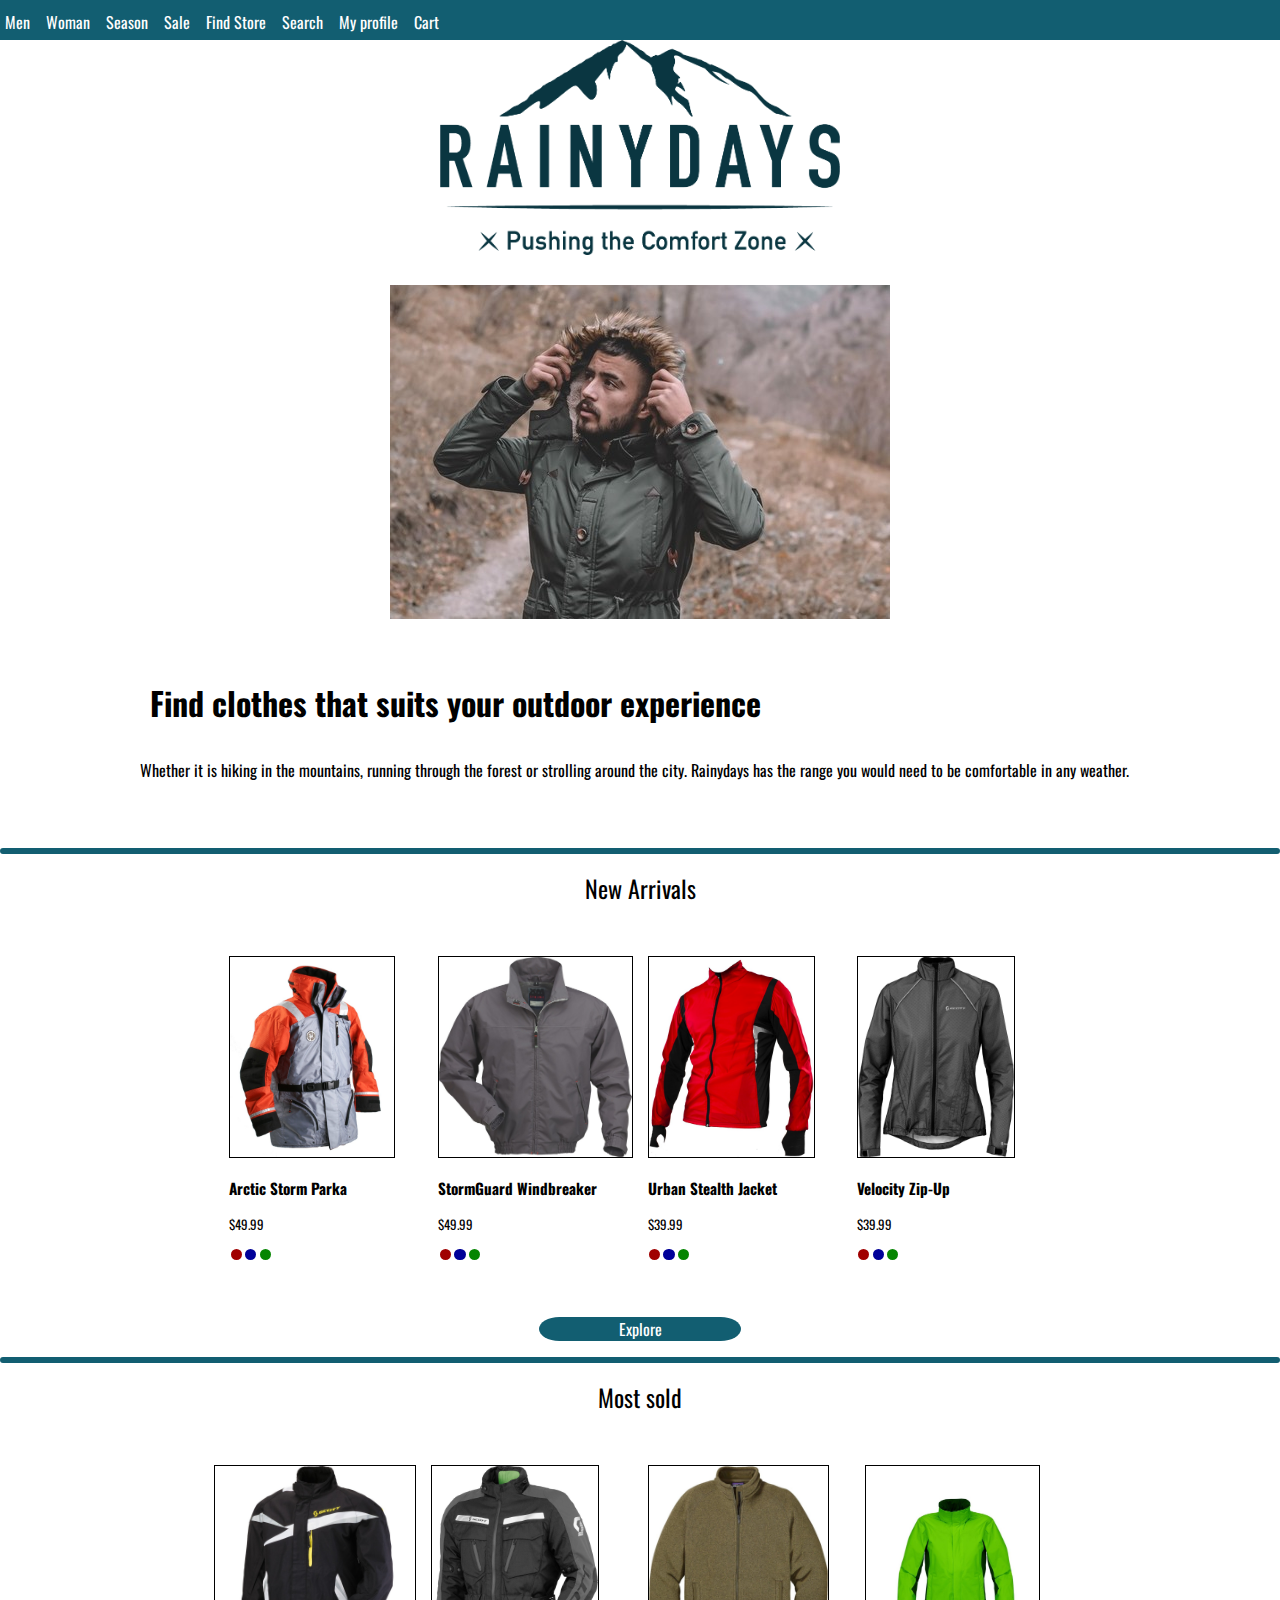
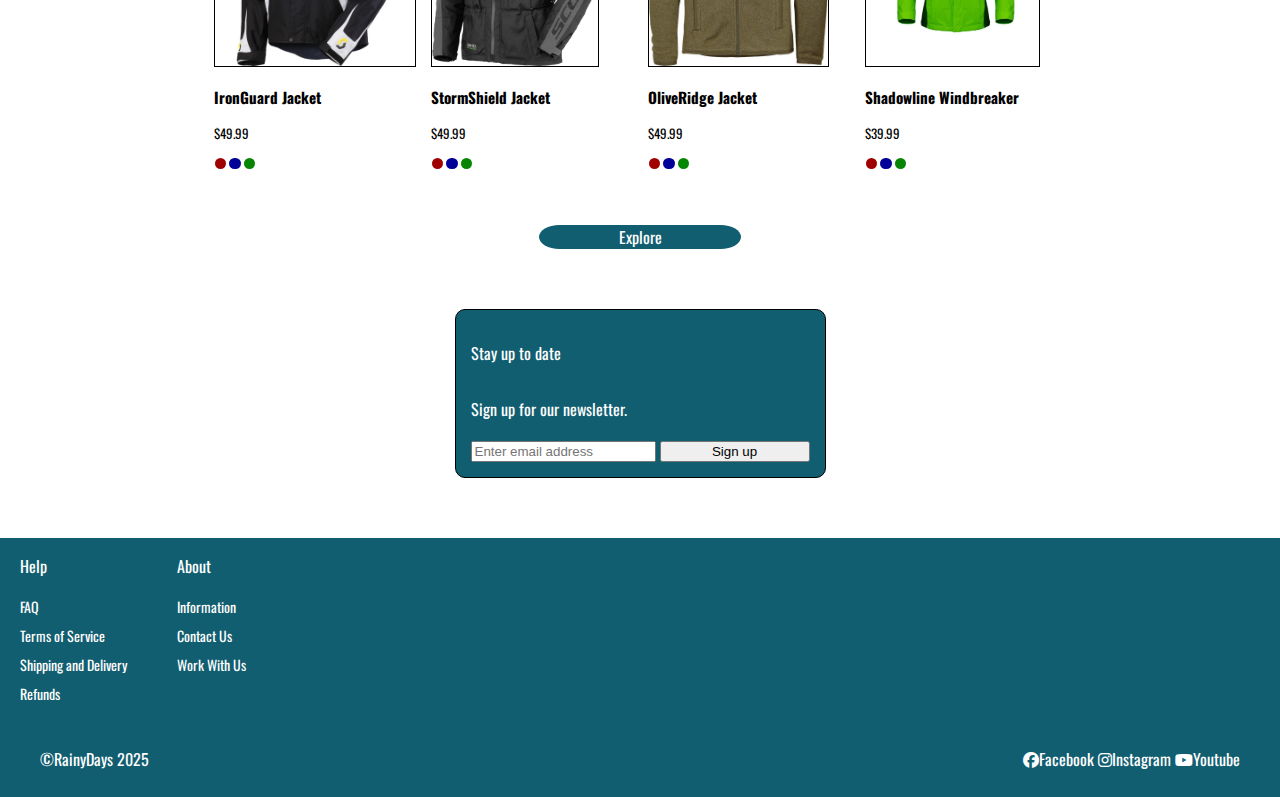
<file: index.html>
<!DOCTYPE html>
<html lang="en">
<head>
    <meta charset="UTF-8">
    <meta name="viewport" content="width=device-width, initial-scale=1.0">
    <meta name="description" content="RainyDays official website">
    <title>RainyDays Homepage</title>
    <link rel="apple-touch-icon" sizes="180x180" href="favicon-io/apple-touch-icon.png">
    <link rel="icon" type="image/png" sizes="32x32" href="favicon-io/favicon-32x32.png">
    <link rel="icon" type="image/png" sizes="16x16" href="favicon-io/favicon-16x16.png">
    <link rel="preconnect" href="https://fonts.googleapis.com">
    <link rel="preconnect" href="https://fonts.gstatic.com" crossorigin>
    <link href="https://fonts.googleapis.com/css2?family=Oswald&display=swap" rel="stylesheet">
    <link rel="stylesheet" href="css/styles.css">
    <link rel="stylesheet" href="css/media.css">
    <link rel="stylesheet" href="css/product.css">
    <link rel="stylesheet" href="css/imports/links.css">
    <link rel="stylesheet" href="css/imports/variable.css">
    <link rel="stylesheet" href="https://cdnjs.cloudflare.com/ajax/libs/font-awesome/6.7.2/css/all.min.css" integrity="sha512-Evv84Mr4kqVGRNSgIGL/F/aIDqQb7xQ2vcrdIwxfjThSH8CSR7PBEakCr51Ck+w+/U6swU2Im1vVX0SVk9ABhg==" crossorigin="anonymous" referrerpolicy="no-referrer">
</head>
<body>
    <header>
      <input type="checkbox" id="menu-checkbox">
      <label for="menu-checkbox" class="hamburger-icon"><i class="fa fa-bars"></i></label>
        <nav> 
            <a href="product.html">Men</a>
            <a href="product.html">Woman</a>
            <a href="product.html">Season</a>
            <a href="product.html">Sale</a>
            <a href="temporary.html">Find Store</a>
            <a href="temporary.html">Search</a>
            <a href="temporary.html">My profile</a>
            <a href="cart.html">Cart</a>
        </nav>
    </header>
    <div class="front-page-container">
    <img src="images/RainyDays_Logo.png" alt="RainyDays logo, a picture of a mountain with the text pushing the comfort zone underneath" class="logo">
    <div class="front-page">
        <img src="images/3.1.jpg" alt="Man pulling a hood over his head, standing in a forest in the fall">
    </div>    
        <div class="front-page-text">
            <h1>Find clothes that suits your outdoor experience</h1>
            <p>Whether it is hiking in the mountains, running through the forest or strolling around the city. Rainydays has the range you would need to be comfortable in any weather.</p>      
        </div> 
    </div>
    <div class="divider"></div>
        <h2 class="overhead-text">New Arrivals</h2>
        <div class="first-row">
            <div class="first-row-text">
                <a href="product.html">
                <img src="images/RainyDays_Jacket1.jpg" alt="Grey waterproof jacket with orange details"></a>
                <div class="first">
                <h3>Arctic Storm Parka</h3>
                <p>$49.99</p>
                <div class="colors">
                    <div class="color1"></div>
                    <div class="color2"></div>
                    <div class="color3"></div>
                </div>
                </div>
            </div>
            <div class="first-row-text">
                <a href="product.html">
                <img src="images/RainyDays_Jacket5.jpg" alt="Grey wind/waterproof jacket with a high collar"></a>
                <h3>StormGuard Windbreaker</h3>
                <p>$49.99</p>
                <div class="colors">
                    <div class="color1"></div>
                    <div class="color2"></div>
                    <div class="color3"></div>
                </div>
            </div>
            <div class="first-row-text">
                <a href="product.html">
                <img src="images/RainyDays_Jacket3.jpg" alt="Red lightweight windproof jacket with black details"></a>
                <h3>Urban Stealth Jacket</h3>
                <p>$39.99</p>
                <div class="colors">
                    <div class="color1"></div>
                    <div class="color2"></div>
                    <div class="color3"></div>
                </div>
            </div>
            <div class="first-row-text">
                <a href="product.html">
                <img src="images/RainyDays_Jacket2.jpg" alt="Grey lightweight waterproof jacket with a mesh finish"></a>
                <h3>Velocity Zip-Up</h3>
                <p>$39.99</p>
                <div class="colors">
                    <div class="color1"></div>
                    <div class="color2"></div>
                    <div class="color3"></div>
                </div>
            </div>
        </div>
        <div class="button">
            <a href="product.html" class="explore-btn">Explore</a>
        </div> 
        <div class="divider"></div>
        <h2 class="overhead-text">Most sold</h2>
        <div class=" second-row">
            <div>
                <a href="product.html">
                <img src="images/RainyDays_Jacket4.jpg" alt="Black windproof jacket with white details"></a>
                <h3>IronGuard Jacket</h3>
                <p>$49.99</p>
                <div class="colors">
                    <div class="color1"></div>
                    <div class="color2"></div>
                    <div class="color3"></div>
                </div>
            </div>
            <div>
                <a href="product.html">
                <img src="images/RainyDays_Jacket6.jpg" alt="Black/Grey windproof jacket with four pockets"></a>
                <h3>StormShield Jacket</h3>
                <p>$49.99</p>
                <div class="colors">
                    <div class="color1"></div>
                    <div class="color2"></div>
                    <div class="color3"></div>
                </div>
            </div>
            <div>
                <a href="product.html">
                <img src="images/RainyDays_Jacket7.jpg" alt="Olive colored windresistant wool jacket"></a>
                <h3>OliveRidge Jacket</h3>
                <p>$49.99</p>
                <div class="colors">
                    <div class="color1"></div>
                    <div class="color2"></div>
                    <div class="color3"></div>
                </div>
            </div>
            <div class="first-row-text">
                <a href="product-detail.html">
                <img src="images/Shadowline_Windbreaker2.jpg" alt="Bright green water/windproof jacket"></a>
                <h3>Shadowline Windbreaker</h3>
                <p>$39.99</p>
                <div class="colors">
                    <div class="color1"></div>
                    <div class="color2"></div>
                    <div class="color3"></div>
                </div>
            </div>
        </div>
        <div class="button">
            <a href="product.html" class="explore-btn">Explore</a>
        </div> 
        <div class="newsletter-container">
            <div class="newsletter">
                <p>Stay up to date</p>
                <p>Sign up for our newsletter.</p>
                
                <form class="newsletter-form">
                    <label for="enter email address"><input type="email" placeholder="Enter email address"></label>
                    <button type="submit">Sign up</button>
                </form>
            </div>
        </div>
</body>
<footer class="footer">
        <div class="footer-container">
            <div class="footer-links">
                <div class="footer-section">
                    <p>Help</p>
                    <ul>
                        <li><a href="temporary.html">FAQ</a></li>
                        <li><a href="temporary.html">Terms of Service</a></li>
                        <li><a href="temporary.html">Shipping and Delivery</a></li>
                        <li><a href="temporary.html">Refunds</a></li>
                    </ul>
                </div>
                <div class="footer-section">
                    <p>About</p>
                    <ul>
                        <li><a href="temporary.html">Information</a></li>
                        <li><a href="temporary.html">Contact Us</a></li>
                        <li><a href="temporary.html">Work With Us</a></li>
                    </ul>
                </div>
            </div>
        </div>
        <div class="footer-bottom">
            <p>&#169;RainyDays 2025</p>
            <div class="social-icons">
              <a href="https://www.facebook.com/"><i class="fa-brands fa-facebook"></i>Facebook</a>
              <a href="https://www.instagram.com/"><i class="fa-brands fa-instagram"></i>Instagram</a>
              <a href="https://www.youtube.com/"><i class="fa-brands fa-youtube"></i>Youtube</a>
            </div>
        </div>
</footer>
</html>
</file>
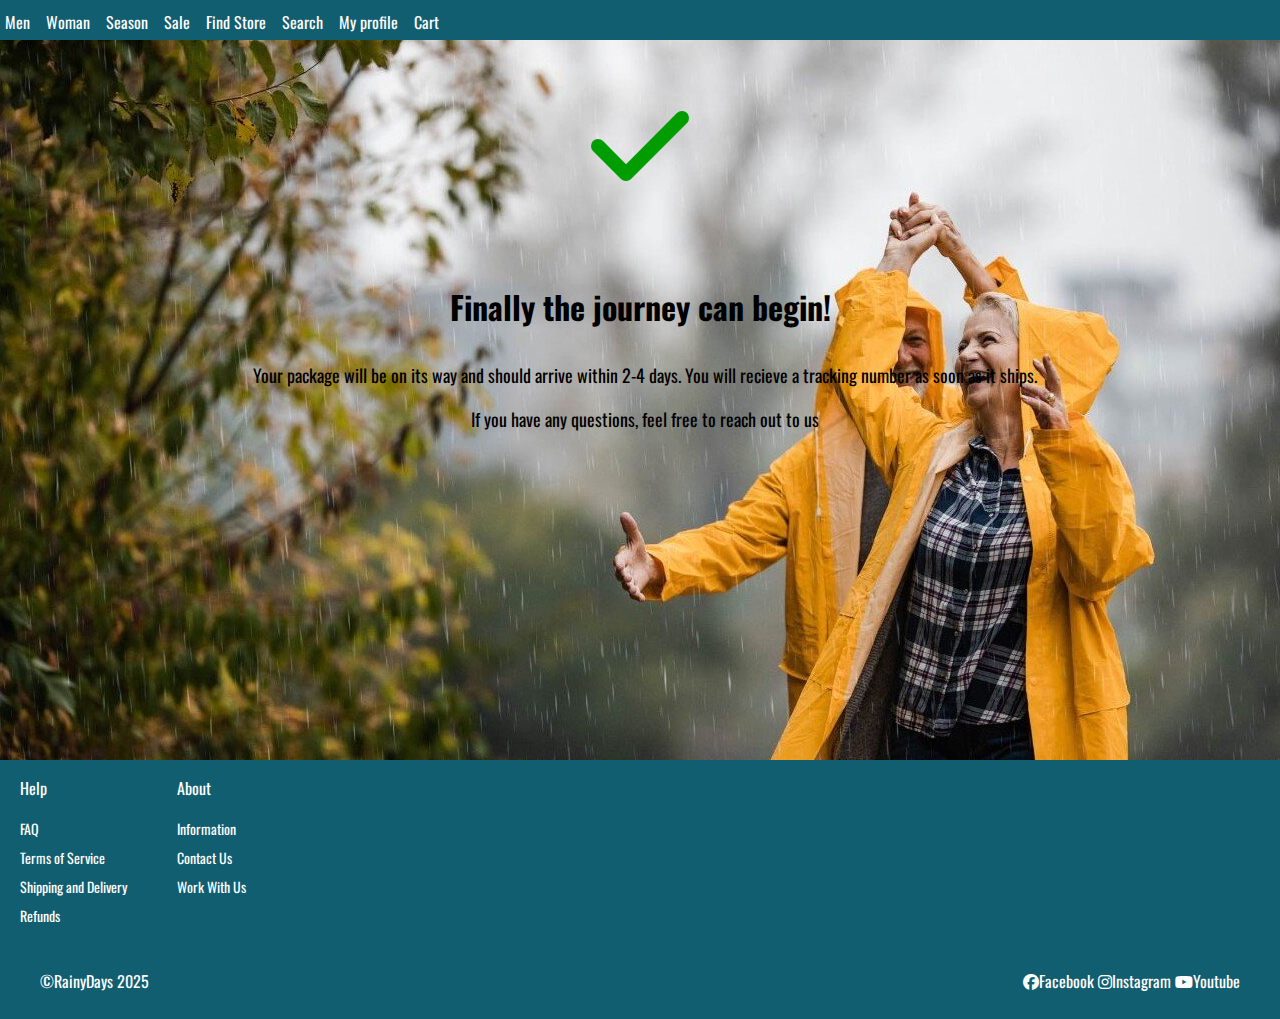
<file: confirmation-page.html>
<!DOCTYPE html>
<html lang="en">
<head>
    <meta charset="UTF-8">
    <meta name="viewport" content="width=device-width, initial-scale=1.0">
    <meta name="description" content="Payment confirmation page">
    <title>Confirmation Page</title>
    <link rel="apple-touch-icon" sizes="180x180" href="favicon-io/apple-touch-icon.png">
    <link rel="icon" type="image/png" sizes="32x32" href="favicon-io/favicon-32x32.png">
    <link rel="icon" type="image/png" sizes="16x16" href="favicon-io/favicon-16x16.png">
    <link rel="preconnect" href="https://fonts.googleapis.com">
    <link rel="preconnect" href="https://fonts.gstatic.com" crossorigin>
    <link href="https://fonts.googleapis.com/css2?family=Oswald&display=swap" rel="stylesheet">
    <link rel="stylesheet" href="css/styles.css">
    <link rel="stylesheet" href="css/media.css">
    <link rel="stylesheet" href="css/product.css">
    <link rel="stylesheet" href="css/imports/links.css">
    <link rel="stylesheet" href="css/imports/variable.css">
    <link rel="stylesheet" href="https://cdnjs.cloudflare.com/ajax/libs/font-awesome/6.7.2/css/all.min.css" integrity="sha512-Evv84Mr4kqVGRNSgIGL/F/aIDqQb7xQ2vcrdIwxfjThSH8CSR7PBEakCr51Ck+w+/U6swU2Im1vVX0SVk9ABhg==" crossorigin="anonymous" referrerpolicy="no-referrer" />
</head>
<body>
    <header>
        <input type="checkbox" id="menu-checkbox"/>
        <label for="menu-checkbox" class="hamburger-icon"><i class="fa fa-bars"></i></label>
        <nav> 
           <a href="product.html">Men</a>
           <a href="product.html">Woman</a>
           <a href="product.html">Season</a>
           <a href="product.html">Sale</a>
           <a href="temporary.html">Find Store</a>
           <a href="temporary.html">Search</a>
           <a href="temporary.html">My profile</a>
           <a href="cart.html">Cart</a>
        </nav>
    </header>
      <div class="confirmation-page">
        <div class="confirmation-page-text">
        <i class="fa-solid fa-check"></i>
        <h1>Finally the journey can begin!</h1>
        <p>Your package will be on its way and should arrive within 2-4 days. You will recieve a tracking number as soon as it ships.</p>
        <p>If you have any questions, feel free to reach out to us</p>
    </div>
      </div>
</body>
<footer class="footer">
  <div class="footer-container">
      <div class="footer-links">
          <div class="footer-section">
              <p>Help</p>
              <ul>
                  <li><a href="temporary.html">FAQ</a></li>
                  <li><a href="temporary.html">Terms of Service</a></li>
                  <li><a href="temporary.html">Shipping and Delivery</a></li>
                  <li><a href="temporary.html">Refunds</a></li>
              </ul>
          </div>
          <div class="footer-section">
              <p>About</p>
              <ul>
                  <li><a href="temporary.html">Information</a></li>
                  <li><a href="temporary.html">Contact Us</a></li>
                  <li><a href="temporary.html">Work With Us</a></li>
              </ul>
          </div>
      </div>
  </div>
  <div class="footer-bottom">
      <p>&#169;RainyDays 2025</p>
      <div class="social-icons">
        <a href="https://www.facebook.com/"><i class="fa-brands fa-facebook"></i>Facebook</a>
        <a href="https://www.instagram.com/"><i class="fa-brands fa-instagram"></i>Instagram</a>
        <a href="https://www.youtube.com/"><i class="fa-brands fa-youtube"></i>Youtube</a>
      </div>
  </div>
</footer>
</html>
</file>
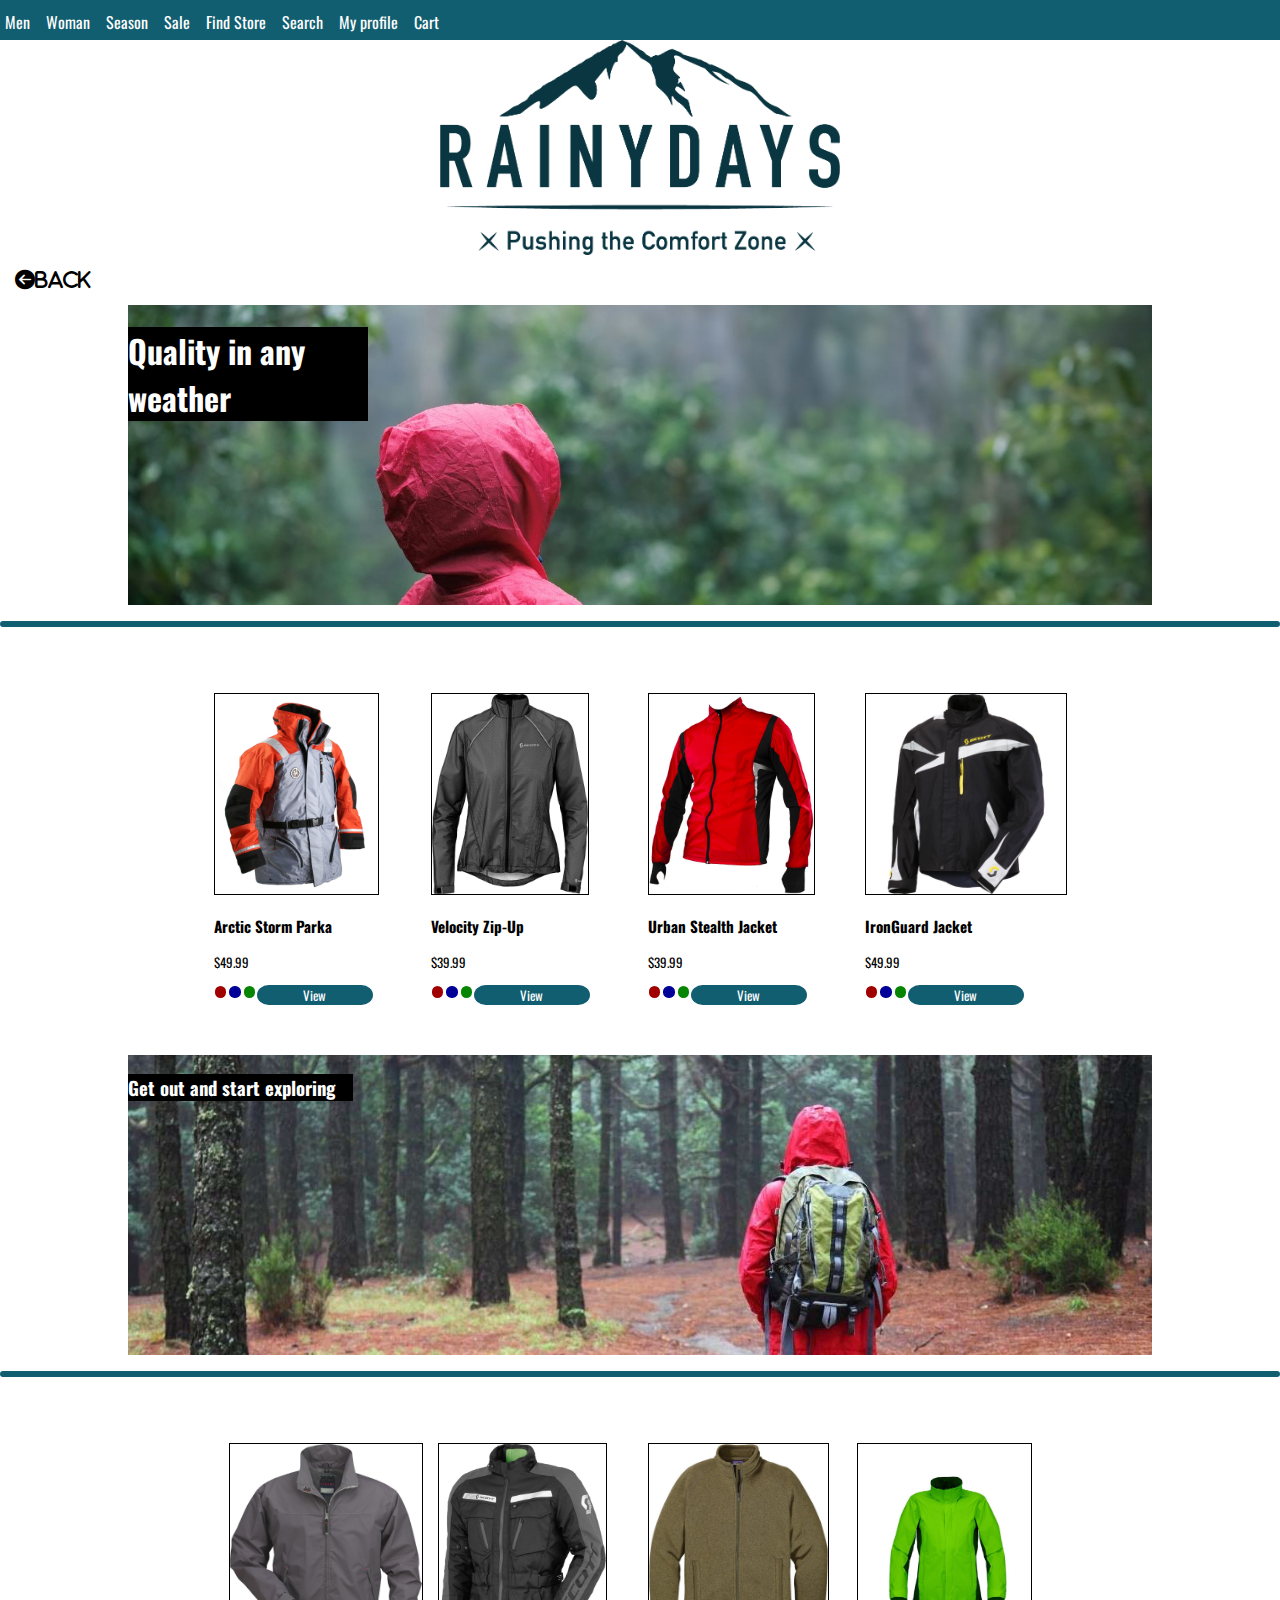
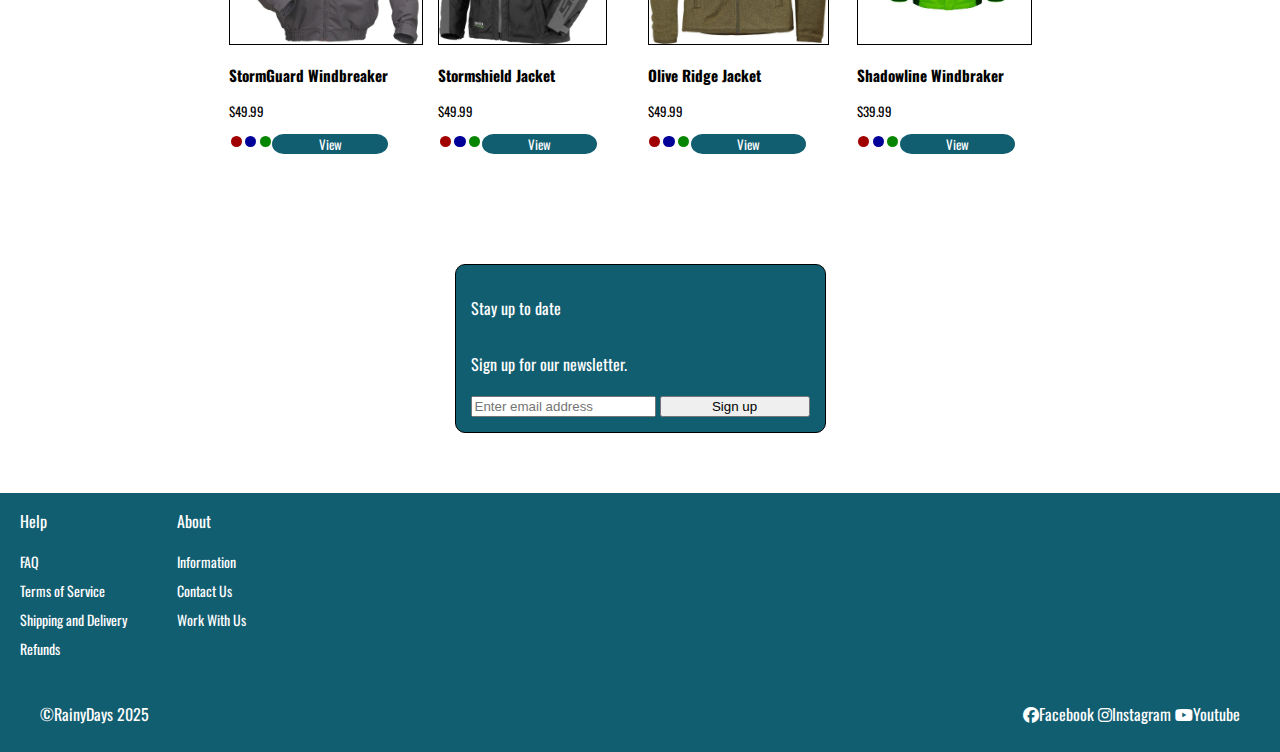
<file: product.html>
<!DOCTYPE html>
<html lang="en">
<head>
    <meta charset="UTF-8">
    <meta name="viewport" content="width=device-width, initial-scale=1.0">
    <meta name="description" content="Have a look at our jackets">
    <title>RainyDays Products</title>
    <link rel="apple-touch-icon" sizes="180x180" href="favicon-io/apple-touch-icon.png">
    <link rel="icon" type="image/png" sizes="32x32" href="favicon-io/favicon-32x32.png">
    <link rel="icon" type="image/png" sizes="16x16" href="favicon-io/favicon-16x16.png">
    <link rel="preconnect" href="https://fonts.googleapis.com">
    <link rel="preconnect" href="https://fonts.gstatic.com" crossorigin>
    <link href="https://fonts.googleapis.com/css2?family=Oswald&display=swap" rel="stylesheet">
    <link rel="stylesheet" href="css/styles.css">
    <link rel="stylesheet" href="css/media.css">
    <link rel="stylesheet" href="css/product.css">
    <link rel="stylesheet" href="css/imports/links.css">
    <link rel="stylesheet" href="css/imports/variable.css">
    <link rel="stylesheet" href="https://cdnjs.cloudflare.com/ajax/libs/font-awesome/4.7.0/css/font-awesome.min.css">
    <link rel="stylesheet" href="https://cdnjs.cloudflare.com/ajax/libs/font-awesome/6.7.2/css/all.min.css" integrity="sha512-Evv84Mr4kqVGRNSgIGL/F/aIDqQb7xQ2vcrdIwxfjThSH8CSR7PBEakCr51Ck+w+/U6swU2Im1vVX0SVk9ABhg==" crossorigin="anonymous" referrerpolicy="no-referrer" />
</head>
<body>
    <header>
      <input type="checkbox" id="menu-checkbox"/>
      <label for="menu-checkbox" class="hamburger-icon"><i class="fa fa-bars"></i></label>
        <nav> 
          <a href="product.html">Men</a>
          <a href="product.html">Woman</a>
          <a href="product.html">Season</a>
          <a href="product.html">Sale</a>
          <a href="temporary.html">Find Store</a>
          <a href="temporary.html">Search</a>
          <a href="temporary.html">My profile</a>
          <a href="cart.html">Cart</a>
        </nav>
    </header>
      <a href="index.html">
        <img src="images/RainyDays_Logo.png" alt="RainyDays logo, a picture of a mountain with the text pushing the comfort zone underneath" class="logo">
      </a>
      <a href="index.html">
        <i class="fa-solid fa-circle-arrow-left">Back</i>
      </a>
      <div class="product-background-image">
        <div class="product-background-text">
      <h1>Quality in any weather</h1>
        </div>
      </div>
      <div class="divider"></div>
      <div class="first-row">
        <div class="first-row-text">
            <a href="product-detail.html">
            <img src="images/RainyDays_Jacket1.jpg" alt="Grey waterproof jacket with orange details"></a>
                <h3>Arctic Storm Parka</h3>
                <p>$49.99</p>
            <div class="colors">
                <div class="color1"></div>
                <div class="color2"></div>
                <div class="color3"></div>
                <a href="product-detail.html" class="explore-btn">View</a>
            </div>
        </div>
            <div class="first-row-text">
                <a href="product-detail.html">
                <img src="images/RainyDays_Jacket2.jpg" alt="Grey lightweight waterproof jacket with a mesh finish"></a>
                <h3>Velocity Zip-Up</h3>
                <p>$39.99</p>
                <div class="colors">
                    <div class="color1"></div>
                    <div class="color2"></div>
                    <div class="color3"></div>
                    <a href="product-detail.html" class="explore-btn">View</a>
                </div>
            </div>
            <div class="first-row-text">
                <a href="product-detail.html">
                <img src="images/RainyDays_Jacket3.jpg" alt="Red lightweight windproof jacket with black details"></a>
                <h3>Urban Stealth Jacket</h3>
                <p>$39.99</p>
                <div class="colors">
                    <div class="color1"></div>
                    <div class="color2"></div>
                    <div class="color3"></div>
                    <a href="product-detail.html" class="explore-btn">View</a>
                </div>
            </div>
            <div class="first-row-text">
                <a href="product-detail.html">
                <img src="images/RainyDays_Jacket4.jpg" alt="Black windproof jacket with white details"></a>
                <h3>IronGuard Jacket</h3>
                <p>$49.99</p>
                <div class="colors">
                    <div class="color1"></div>
                    <div class="color2"></div>
                    <div class="color3"></div>
                    <a href="product-detail.html" class="explore-btn">View</a>
                </div>
            </div>
        </div>
        <div class="explore-img">
            <div class="explore-img-text">
            <h3>Get out and start exploring</h3>
            </div>
        </div>
        <div class="divider"></div>
        <div class=" second-row">
            <div class="first-row-text">
                <a href="product-detail.html">
                <img src="images/RainyDays_Jacket5.jpg" alt="Grey waterproof jacket with orange details"></a>
                <h3>StormGuard Windbreaker</h3>
                <p>$49.99</p>
                <div class="colors">
                    <div class="color1"></div>
                    <div class="color2"></div>
                    <div class="color3"></div>
                    <a href="product-detail.html" class="explore-btn">View</a>
                </div>
            </div>
            <div class="first-row-text">
                <a href="product-detail.html">
                <img src="images/RainyDays_Jacket6.jpg" alt="Black/Grey windproof jacket with four pockets"></a>
                <h3>Stormshield Jacket</h3>
                <p>$49.99</p>
                <div class="colors">
                    <div class="color1"></div>
                    <div class="color2"></div>
                    <div class="color3"></div>
                    <a href="product-detail.html" class="explore-btn">View</a>
                </div>
            </div>
            <div class="first-row-text">
                <a href="product-detail.html"></a>
                <img src="images/RainyDays_Jacket7.jpg" alt="Olive colored windresistant wool jacket">
                <h3>Olive Ridge Jacket</h3>
                <p>$49.99</p>
                <div class="colors">
                    <div class="color1"></div>
                    <div class="color2"></div>
                    <div class="color3"></div>
                    <a href="product-detail.html" class="explore-btn">View</a>
                </div>
            </div>
            <div class="first-row-text">
                <a href="product-detail.html"></a>
                <img src="images/Shadowline_Windbreaker2.jpg" alt="Bright green water/windproof jacket">
                <h3>Shadowline Windbraker</h3>
                <p>$39.99</p>
                <div class="colors">
                    <div class="color1"></div>
                    <div class="color2"></div>
                    <div class="color3"></div>
                    <a href="product-detail.html" class="explore-btn">View</a>
                </div>
            </div>
        </div>
        <div class="newsletter-container">
            <div class="newsletter">
                <p>Stay up to date</p>
                <p>Sign up for our newsletter.</p>
                <form class="newsletter-form">
                    <label for="email"><input type="email" placeholder="Enter email address"></label>
                    <button type="submit">Sign up</button>
                </form>
            </div>
        </div>
</body>
<footer class="footer">
    <div class="footer-container">
        <div class="footer-links">
            <div class="footer-section">
                <p>Help</p>
                <ul>
                    <li><a href="temporary.html">FAQ</a></li>
                    <li><a href="temporary.html">Terms of Service</a></li>
                    <li><a href="temporary.html">Shipping and Delivery</a></li>
                    <li><a href="temporary.html">Refunds</a></li>
                </ul>
            </div>
            <div class="footer-section">
                <p>About</p>
                <ul>
                    <li><a href="temporary.html">Information</a></li>
                    <li><a href="temporary.html">Contact Us</a></li>
                    <li><a href="temporary.html">Work With Us</a></li>
                </ul>
            </div>
        </div>
    </div>
    <div class="footer-bottom">
        <p>&#169;RainyDays 2025</p>
        <div class="social-icons">
          <a href="https://www.facebook.com/"><i class="fa-brands fa-facebook"></i>Facebook</a>
          <a href="https://www.instagram.com/"><i class="fa-brands fa-instagram"></i>Instagram</a>
          <a href="https://www.youtube.com/"><i class="fa-brands fa-youtube"></i>Youtube</a>
        </div>
    </div>
</footer>
</html>
</file>
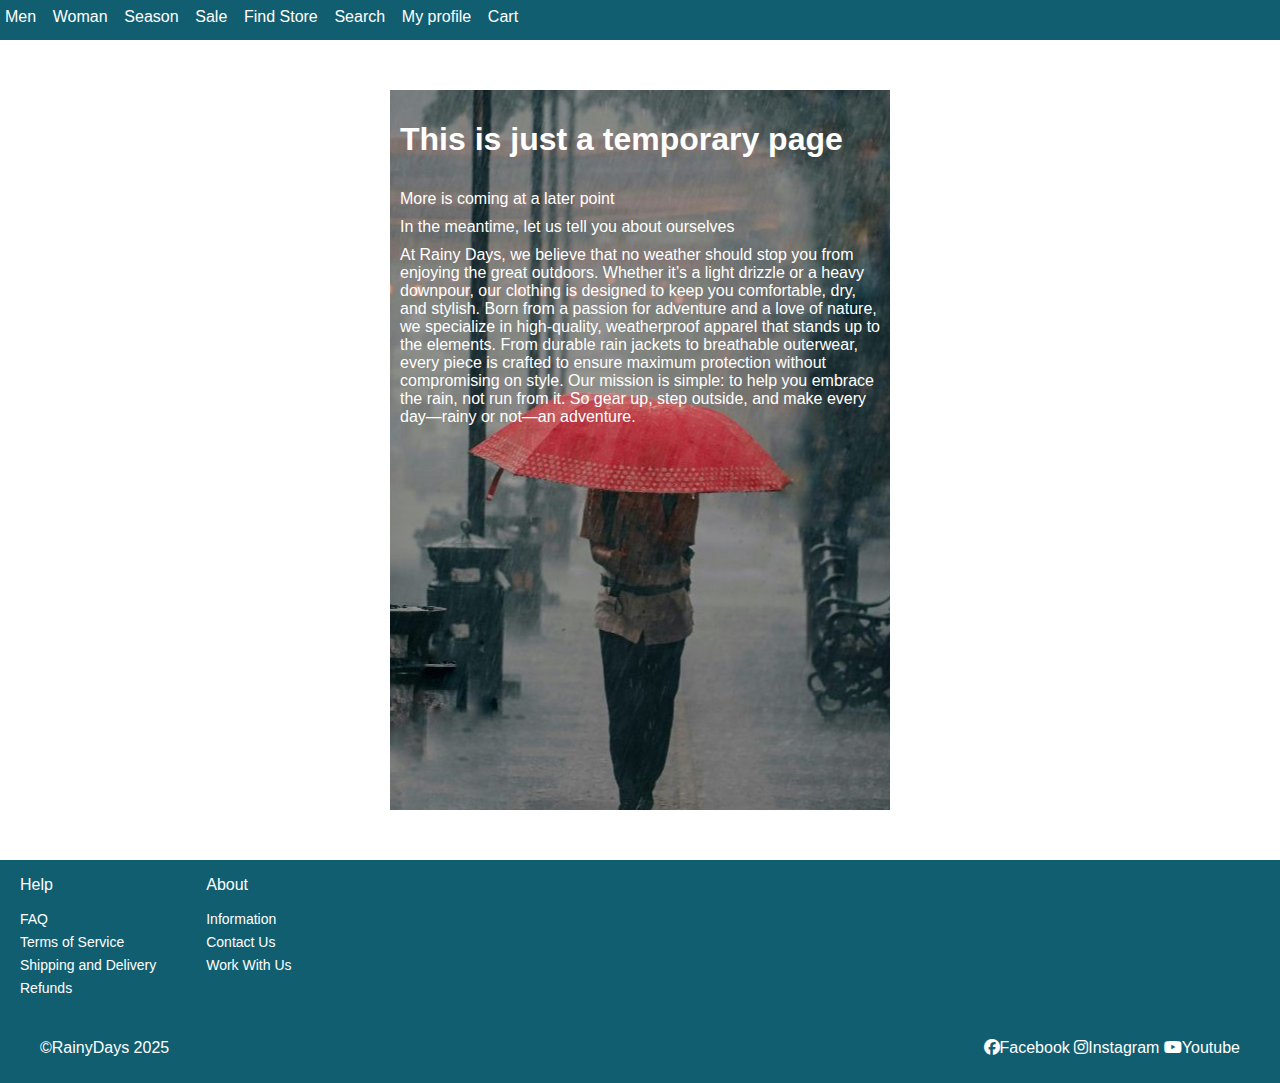
<file: temporary.html>
<!DOCTYPE html>
<html lang="en">
<head>
    <meta charset="UTF-8">
    <meta name="viewport" content="width=device-width, initial-scale=1.0">
    <meta name="description" content="A temporary page. More coming soon">
    <title>RainyDays Temporary</title>
    <link rel="apple-touch-icon" sizes="180x180" href="favicon-io/apple-touch-icon.png">
    <link rel="icon" type="image/png" sizes="32x32" href="favicon-io/favicon-32x32.png">
    <link rel="icon" type="image/png" sizes="16x16" href="favicon-io/favicon-16x16.png">
    <link rel="stylesheet" href="css/styles.css">
    <link rel="stylesheet" href="css/media.css">
    <link rel="stylesheet" href="css/product.css">
    <link rel="stylesheet" href="css/imports/links.css">
    <link rel="stylesheet" href="css/imports/variable.css">
    <link rel="stylesheet" href="https://cdnjs.cloudflare.com/ajax/libs/font-awesome/4.7.0/css/font-awesome.min.css">
    <link rel="stylesheet" href="https://cdnjs.cloudflare.com/ajax/libs/font-awesome/6.7.2/css/all.min.css" integrity="sha512-Evv84Mr4kqVGRNSgIGL/F/aIDqQb7xQ2vcrdIwxfjThSH8CSR7PBEakCr51Ck+w+/U6swU2Im1vVX0SVk9ABhg==" crossorigin="anonymous" referrerpolicy="no-referrer" />
    
</head>
<body>
<header>
    <input type="checkbox" id="menu-checkbox"/>
    <label for="menu-checkbox" class="hamburger-icon"><i class="fa fa-bars"></i></label>
      <nav> 
          <a href="product.html">Men</a>
          <a href="product.html">Woman</a>
          <a href="product.html">Season</a>
          <a href="product.html">Sale</a>
          <a href="temporary.html">Find Store</a>
          <a href="temporary.html">Search</a>
          <a href="temporary.html">My profile</a>
          <a href="cart.html">Cart</a>
      </nav>
  </header>
<div class="temporary-page-background">
    <h1>This is just a temporary page</h1>
    <p>More is coming at a later point</p>
    <p>In the meantime, let us tell you about ourselves</p>
    <p>At Rainy Days, we believe that no weather should stop you from enjoying the great outdoors. Whether it’s a light drizzle or a heavy downpour, our clothing is designed to keep you comfortable, dry, and stylish.

        Born from a passion for adventure and a love of nature, we specialize in high-quality, weatherproof apparel that stands up to the elements. From durable rain jackets to breathable outerwear, every piece is crafted to ensure maximum protection without compromising on style.
        
        Our mission is simple: to help you embrace the rain, not run from it. So gear up, step outside, and make every day—rainy or not—an adventure.</p>
</div>
</body>
<footer class="footer">
        <div class="footer-container">
            <div class="footer-links">
                <div class="footer-section">
                    <p>Help</p>
                    <ul>
                        <li><a href="temporary.html">FAQ</a></li>
                        <li><a href="temporary.html">Terms of Service</a></li>
                        <li><a href="temporary.html">Shipping and Delivery</a></li>
                        <li><a href="temporary.html">Refunds</a></li>
                    </ul>
                </div>
                <div class="footer-section">
                    <p>About</p>
                    <ul>
                        <li><a href="temporary.html">Information</a></li>
                        <li><a href="temporary.html">Contact Us</a></li>
                        <li><a href="temporary.html">Work With Us</a></li>
                    </ul>
                </div>
            </div>
        </div>
        <div class="footer-bottom">
            <p>&#169;RainyDays 2025</p>
            <div class="social-icons">
              <a href="https://www.facebook.com/"><i class="fa-brands fa-facebook"></i>Facebook</a>
              <a href="https://www.instagram.com/"><i class="fa-brands fa-instagram"></i>Instagram</a>
              <a href="https://www.youtube.com/"><i class="fa-brands fa-youtube"></i>Youtube</a>
            </div>
        </div>
</footer>
</file>
<file: css/styles.css>
@import "imports/links.css";
@import "imports/variable.css";



@font-face {
    font-family: "Oswald", sans-serif;
    src: url(Oswald-VariableFont_wght.ttf);
}

body {
    font-family: "Oswald", Verdana, Geneva, Tahoma, sans-serif;
    min-height: 100vh;
    margin: 0;
    display: flex;
    flex-direction: column;
}

header {
    display: flex;
    position: relative; 
    width: 100%;
    background-color: var(--foundation-color);
    height: 40px;
}

nav {
    position: static;
    left: 5px;
    z-index: 1000;
}

.logo {
    max-width: 50vw;
    margin-inline: auto;
    display: block;
}

.front-page img {
    max-width: 100%;
    margin-inline: auto;
    display: block;
    min-width: 100px;
    padding-top: 30px;
}

nav, 
#menu-checkbox {
    background-color: var(--foundation-color);
    font-size: 1.5rem;
    display: none;
}

nav a { 
    color: #ffffff;
    background-color: var(--foundation-color);
    display: block;
    padding: 5px;
    font-size: 1rem;
    text-decoration: none;
}

#menu-checkbox:checked ~ nav {
    display: block;
    margin-left: 10px;
    order: 1;
}

.fa-bars {
    color: #ffffff;
    padding: 10px 0px 0px 10px;
}

h1 {
    padding: 10px; 
}

.divider {
    border: 3px solid var(--foundation-color);
    border-radius: 30px;
    margin: 1rem 0rem 1rem 0rem;
    overflow: hidden;
}

.overhead-text {
    display: flex;
    justify-content: center;
}

.color1 {
    margin: 0.1rem;
    background: rgb(160, 0, 0);
    width: .7rem;
    height: .7rem;
    border-radius: 50%;
}

.color2 {
    margin: 0.1rem;
    background: rgb(0, 0, 153);
    width: .7rem;
    height: .7rem;
    border-radius: 50%;
}

.color3 {
    margin: 0.1rem;
    background: rgb(5, 133, 1);
    width: .7rem;
    height: .7rem;
    border-radius: 50%;
}

.newsletter-container {
    justify-content: center;
    position: relative;
    margin-top: 10px;
    margin-bottom: 10px;
    z-index: 1000;
}
.newsletter {
    display: grid;
    background-color: var(--foundation-color);
    color: var(--font-color);
    padding: 15px;
    border-radius: 10px;
    border: 1px solid black;
    width: fit-content;
    margin: var(--auto-center);
}

.newsletter button {
    cursor: pointer;
    width: 150px;
}

#newsletter-mail {
    height: 20px;
    display: inline-block;
}

.copyright {
    max-width: fit-content;
    margin-left: auto;
    margin-right: auto;
}

.first-row {
    display: grid;
    gap: 15px;
    grid-template-columns: repeat(2, 1fr);
    margin: 10px 50px 10px 50px;
    font-size: small;
}

.first-row img {
    height: 125px;
    width: var(--width);
    border: 1px solid black;
}

.second-row {
    display: grid;
    gap: 15px;
    grid-template-columns: repeat(2, 1fr);
    margin: 10px 50px 10px 50px;
    font-size: small;
}


.second-row img {
    height: 125px;
    width: var(--width);
    border: 1px solid black;
}

.colors {
    display: flex;
}

.sales-card-container {
    background-color: var(--foundation-color);
    margin: 20px;
    padding: 20px;
    width: 120px;
}

.sales-container {
    position: relative;
    text-align: center;
    color: var(--font-color);
    margin: 2vw;
}

.sales-photo {
    display: flex;
    flex-direction: column;
    width: 80vw;
    height: auto;
    padding: 0px 50px 0px 50px;
}

.sales-text {
    position: absolute;
    top: 8px;
    left: 50px;
}

.fa-circle-arrow-left {
    font-size: 20px;
    padding: 15px;
    color: #000;
}
.arrow i {
    color: #000;
}

.back-arrow a {
    margin-bottom: 15px;
    text-decoration: none;
    color: #000;
}


.product-detail-container,
.cart-container {
    background: var(--background-color);
    margin: var(--auto-center);
    border-radius: 10px;
    max-width: 1000px;
}

.product-detail,
.cart {
    display: flex;
    flex-direction: column;
    width: 100%;
}

.product-detail-product,
.cart-product {
    display: flex;
    align-items: center;
    gap: 15px;
}

.product-detail-product img { 
    width: var(--width);
    height: auto;
    border-radius: 8px;
}

.product-detail-photo {
    width: 300px;
}

.product-detail-photo-small {
    display: grid;
    grid-template-rows: repeat(3, 1fr);
}

.product-detail img {
    max-width: 100vw;
}

.product-info h1, h2 {
    margin: 0;
    padding: 0px;
    font-weight: 400;
}

.cart-container {
    width: 100%;
    max-width: 1000px;
}

.cart-product img {
    width: var(--width);
}

.cart-image img {
    margin: var(--auto-center);
    width: 400px;
}

.summary {
    padding: 15px;
}

.summary-grid {
    display: grid;
    grid-template-columns: 1fr 1fr;
}

.summary a {
    text-decoration: none;
}

.summary p {
    font-size: 18px;
    font-weight: bold;
}

.summary input {
    max-width: 140px;
    padding: 5px 0px;
    margin:0;
}

.quantity {
    display: flex;
    align-items: center;
    gap: 5px;
}

.temporary-page-background {
    background-image: url(../images/10.jpg);
    background-position: center;
    margin: 50px auto;
    background-repeat: no-repeat;
    color: #fff;
    min-block-size: 80vh;
    max-width: 500px;
}

.temporary-page-background p {
    margin: 10px;
}

.checkout,
.payment,
.checkout-items {
    background-color: var(--background-color);
    width: inherit;
    max-width: var(--max-width);
    padding: 10px;
    margin: 5px 5px 15px 5px;
    border-radius: 8px;
}

.checkout-items {
    display: grid;
    padding: 10px;
}

.checkout h2,
.payment h2 {
    font-weight: 400;
    margin: 0;
    padding: 0;
}
.checkout p,
.payment p {
    margin-bottom: 0;
}

.enter-info {
    display: flex;
}

.payment-details,
.enter-info,
.log-in {
    display: flex;
    flex-direction: column;
    width: 150px;
    margin: 15px;
}

.checkout-container h2 {
    font-weight: 400;
    margin: 0;
    padding-bottom: 15px;
}

.fa-star {
    color: rgb(241, 241, 12);
}

.reviews {
    background-color: var(--foundation-color);
    color: #ffffff;
    border-radius: 10px;
    padding: 10px;
    margin-bottom: 10px;
}
.confirmation-page {
    background-image: url(../images/8.1.jpg);
    background-position: center;
    background-repeat: no-repeat;
    min-block-size: 80vh;
    display: flex;
    flex-direction: column;
    text-align: center;
}

.confirmation-page p {
    padding-left: 10px;
    font-size: large;
}

.fa-check {
    position: center;
    font-size: 7em;
    color: rgb(0, 156, 0);
    margin: var(--auto-center);
}

.social-icons a{
    text-decoration: none;
    color: var(--font-color);
}


.footer {
    color: white;
    width: 100%;
}

.footer-container {
    display: flex;
    justify-content: space-between;
    align-items: start;
    background-color: var(--foundation-color);
    padding-left: 20px;
}

.footer-links {
    display: flex;
    gap: 50px;
}

.footer-section p {
    margin-bottom: 10px;
}

.footer-section ul {
    list-style: none;
    padding: 0;
}

.footer-section ul li {
    margin-bottom: 5px;
}

.footer-section ul li a {
    color: var(--font-color);
    text-decoration: none;
    font-size: 14px;
}

.footer-section ul li a:hover {
    text-decoration: underline;
}

.footer-bottom {
    background-color: var(--foundation-color);
    display: flex;
    justify-content: space-between;
    align-items: center;
    padding: 10px 40px;
}
</file>
<file: css/media.css>
@media (min-width: 700px) {    
    nav {
        display: block;
        width: 100%;
    }

    .hamburger-icon {
        display: none;
    }

    .fa-circle-arrow-left {
        display: none;
    }

    nav a {
        display: inline-block;
    }

    nav a:hover {
        text-decoration: underline;
    }

    .explore-btn {
        justify-content: center;
    }
    

    .sales-container img {
        display: flex;
        flex-direction: column;
        width: auto;
        height: 30vh;
    }

    .front-page-text {
        max-width: 1000px;
        margin: 50px auto;
    }

    .first-row {
        display: grid;
        grid-template-columns: repeat(4, 1fr);
        margin: 50px auto;
        max-width: 1000px;
    }
    
    .first-row img {
        height: 200px;
        width: auto;
        border: 1px solid black;
       
    }

    .second-row {
        display: grid;
        grid-template-columns: repeat(4, 1fr);
        margin: 50px auto;
        max-width: 1000px;
    }
    
    .second-row img {
        height: 200px;
        width: auto;
        border: 1px solid black;
        
    }

    .logo {
        max-width: 400px;
        padding: 0px 50px 0px 50px;
    }

    .product-detail-container,
    .cart-container {
        width: 100%;
        max-width: 1000px;
    }

   .product-detail img {
        max-width: 700px;
        padding-top: 15px;
    }
    
    .product-detail,
    .cart {
        display: grid;
        grid-template-columns: repeat(2, 1fr);
        max-width: 1000px;
        padding: 20px;
    }
    
    .product-detail-product {
        width: 700px;
        display: flex;
        align-items: center;
    }
    
    .product-detail-product img {
        border-radius: 10px;
    }

    .product-info p {
        font-size: medium;
    }

    .cart-product img {
        width: 100px;
    }

    .cart-image img {
        align-items: center;
    }
    
    .quantity {
        display: flex;
        align-items: center;
        gap: 5px;
    }
    
    .quantity-btn {
        background: black;
        color: var(--font-color);
        padding: 5px 10px;
        cursor: pointer;
    }
    
    .apply-btn,
    .checkout-btn {
        background: var(--foundation-color);
        color: var(--font-color);
        padding: 8px;
        width: 144px;
        cursor: pointer;
    }

    .checkout-items {
        background-color: #D9D9D9;
        max-width: 300px;
        border-radius: 10px;
    }

    .checkout-info {
        font-weight: 500;
    }

    .checkout-container {
        display: flex;
        margin: auto;
        justify-content: space-evenly;
    }

    .log-in {
        display: block;
        padding: 2px;
    }

    .log-in p {
        padding-bottom: 4px;
    }

    .log-in-btn {
        background-color: var(--foundation-color);
        color: var(--font-color);
        border: none;
        width: 100px;
        padding: 8px;
    }

    .reviews{
        background: var(--foundation-color);
        margin: 10px auto;
        padding-bottom: 5px;
        color: #ffffff;
    }

    .reviews p {
        margin: 2px;
    }

}
</file>
<file: css/product.css>
.product-background-image {
    background-image: url("../images/2.jpg");
    display: block;
    height: 300px;
    width: 80%;
    background-size: cover;
    background-position: center;
    margin-inline: auto;
    background-repeat: no-repeat;
}

.product-background-text {
    background-color: black;
    color: var(--font-color);
    width: 240px;
}
.product-background-text h1 {
    padding: 0;
}

.text-container {
    position: relative;
    text-align: center;
}

.explore-img {
    background-image: url(../images/6.1.jpg);
    display: block;
    height: 300px;
    width: 80%;
    background-size: cover;
    background-position: center 25%;
    margin-inline: auto;
    background-repeat: no-repeat;
}

.explore-img-text {
    background-color: black;
    color: #fff;
    width: 225px;
}

.do-not-miss-box img {
    display: grid;
    grid-template-columns: repeat(2, 1fr);
    border: 1px solid black;
    height: 75px;
}

.do-not-miss-box {
    width: 350px;
    border-radius: 8px;
    background: #d3d3d3;
    padding: 15px;
    margin: var(--auto-center);
}

.box-jackets {
    display: grid;
    grid-template-columns: repeat(4, 1fr);
    gap: 10px;
}

.box-jackets p {
    font-size: small;
}
</file>
<file: css/imports/links.css>
.explore-btn {
    background-color: #125E71;
    color: #ffffff;
    padding: 0 4%;
    border-radius: 10% / 50%;
    width: 100px;
    display: flex;
    justify-content: center;
    text-decoration: none;
    cursor: pointer;
}

.button {
    display: flex;
    justify-content: center;
    padding-top: 5px;
    cursor: pointer;
}

.newsletter-cta {
    height: 20px;
    width: 100px;
    cursor: pointer;
}
.cancel-btn,
.complete-btn {
    display: flex;
    flex-direction: column;
    width: 100px;
    padding: 8px;
    margin: 5px 0px;
    cursor: pointer;
    border: 1px solid black;
}

.checkout-btns a {
    text-decoration: none;
}

.log-in-btn {
    background-color: var(--foundation-color);
    color: #ffffff;
    border: none;
    width: 100px;
    padding: 8px;
    margin: 5px 0px;
    cursor: pointer;
}

.complete-btn {
    background-color: var(--foundation-color);
    color: #ffffff;
}

.quantity-btn {
    background: black;
    color: var(--font-color);
    padding: 5px 10px;
    cursor: pointer;
    border: none;
}

.apply-btn,
.checkout-btn {
    display: flex;
    justify-content: center;
    background: var(--foundation-color);
    color: var(--font-color);
    padding: 8px;
    width: 144px;
    cursor: pointer;
    border: none;
    text-decoration: none;
    margin: 5px 5px 15px 0px;
}
</file>
<file: css/imports/variable.css>
:root {
    --foundation-color: #125E71;
    --background-color: #d3d3d3;
    --font-color: #fff;
    --width: 100px;
    --max-width: 1000px;
    --auto-center: 50px auto;
}
</file>
